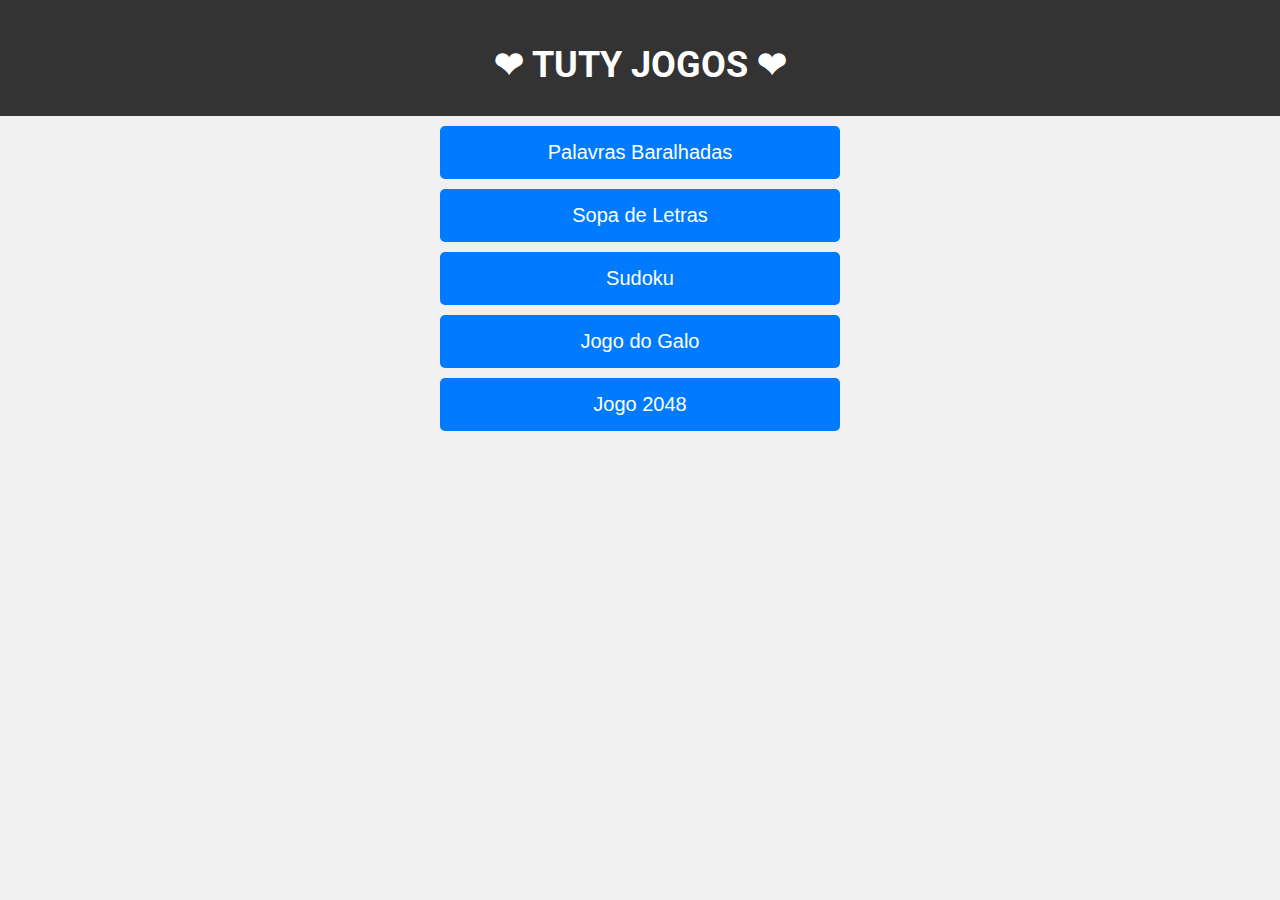
<file: index.html>
<!DOCTYPE html>
<html lang="pt">
<head>
    <meta charset="UTF-8">
    <meta name="viewport" content="width=device-width, initial-scale=1.0">
    <title>❤ TUTY JOGOS ❤</title>
    <link rel="stylesheet" href="styles.css">
    <link rel="preconnect" href="https://fonts.gstatic.com">
    <link href="https://fonts.googleapis.com/css2?family=Roboto:wght@400;700&display=swap" rel="stylesheet">
    <link rel="icon" type="image/jpg" href="../tuty.jpg">
</head>
<body>
    <div class="container">
        <div class="title-bar">
            <h1 class="titulo1">❤ TUTY JOGOS ❤</h1>
        </div>
        <div class="btn">
            <button onclick="startPalavrasBaralhadas()">Palavras Baralhadas</button>
        </div>
        <div class="btn">
            <button onclick="startSopaDeLetras()">Sopa de Letras</button>
        </div>
        <div class="btn">
            <button onclick="startSudoku()">Sudoku</button>
        </div>   
        <div class="btn">
            <button onclick="startjogodogalo()">Jogo do Galo</button>
        </div>    
        <div class="btn">
            <button onclick="start2048()">Jogo 2048</button>
        </div>    
    </div>
    <script src="script.js"></script>
</body>
</html>
</file>
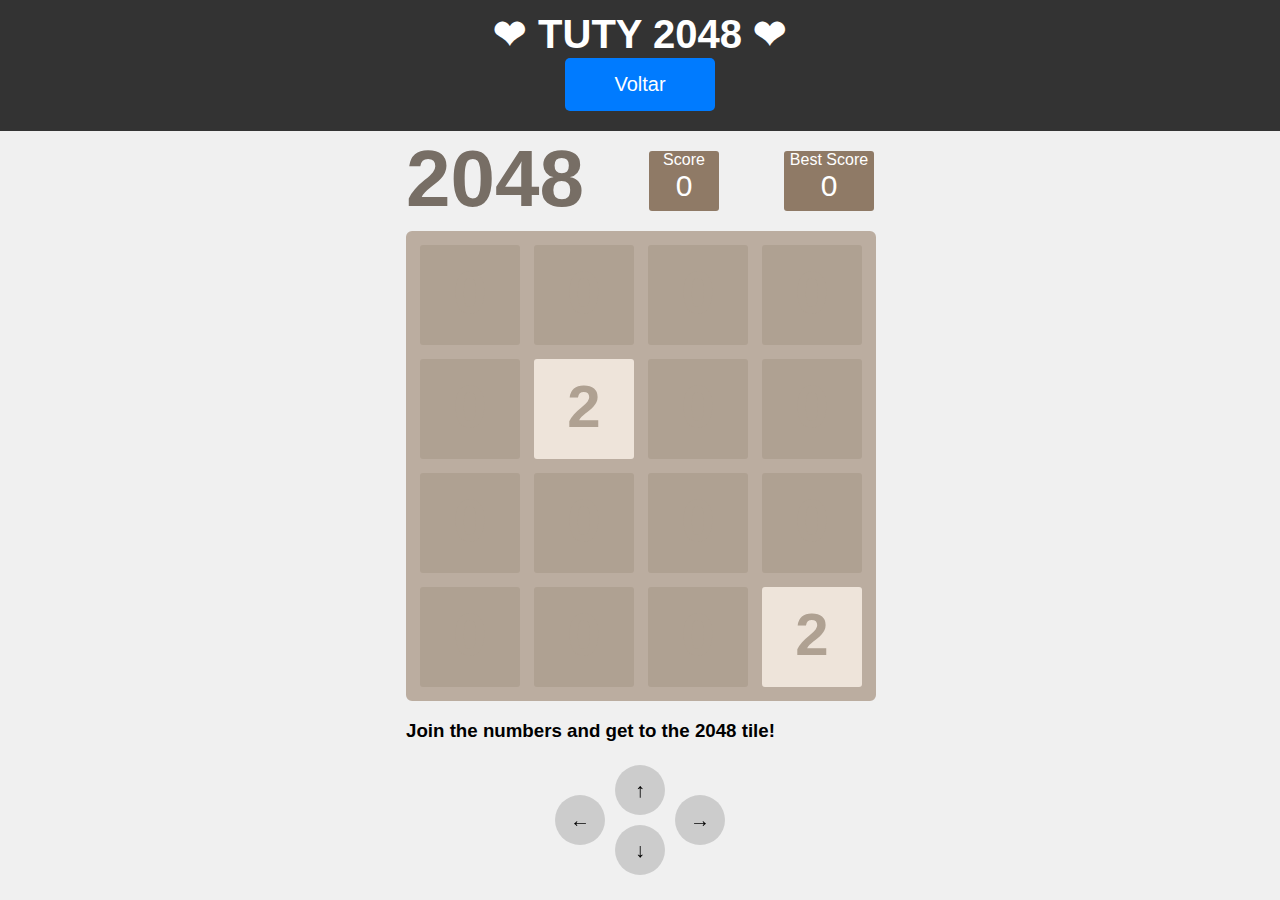
<file: 2048/index.html>
<!DOCTYPE html>
<html lang="en" dir="ltr">

<head>
    <meta charset="utf-8">
    <title>❤ TUTY 2048 ❤</title>
    <link rel="stylesheet" href="styles.css">
    <script src="script.js" charset="utf-8"></script>
    <link rel="icon" type="image/jpg" href="../tuty.jpg">
</head>

<body>
    <div class="title-bar">
        <h1 class="titulo1">❤ TUTY 2048 ❤</h1>
        <div class="btn">
            <button onclick="back()">Voltar</button>
        </div>
    </div>
    <div class="container">
        <div class="info">
            <h1>2048</h1>
            <div class="score-container">
                <div class="score-title">Score</div>
                <span id="score">0</span>
            </div>
            <div class="best-score-container">
                <div class="score-title">Best Score</div>
                <span id="bestscore">0</span>
            </div>
        </div>
        <div class="grid"></div>
        <h3 id="result">Join the numbers and get to the <b>2048</b> tile!</h3>
    </div>

    <div class="button-container">
        <div id="left">←</div>
        <div style="display: flex; flex-direction: column;">
            <div id="up">↑</div>
            <div id="down">↓</div>
        </div>
        <div id="right">→</div>
    </div>

</body>

</html>
</file>
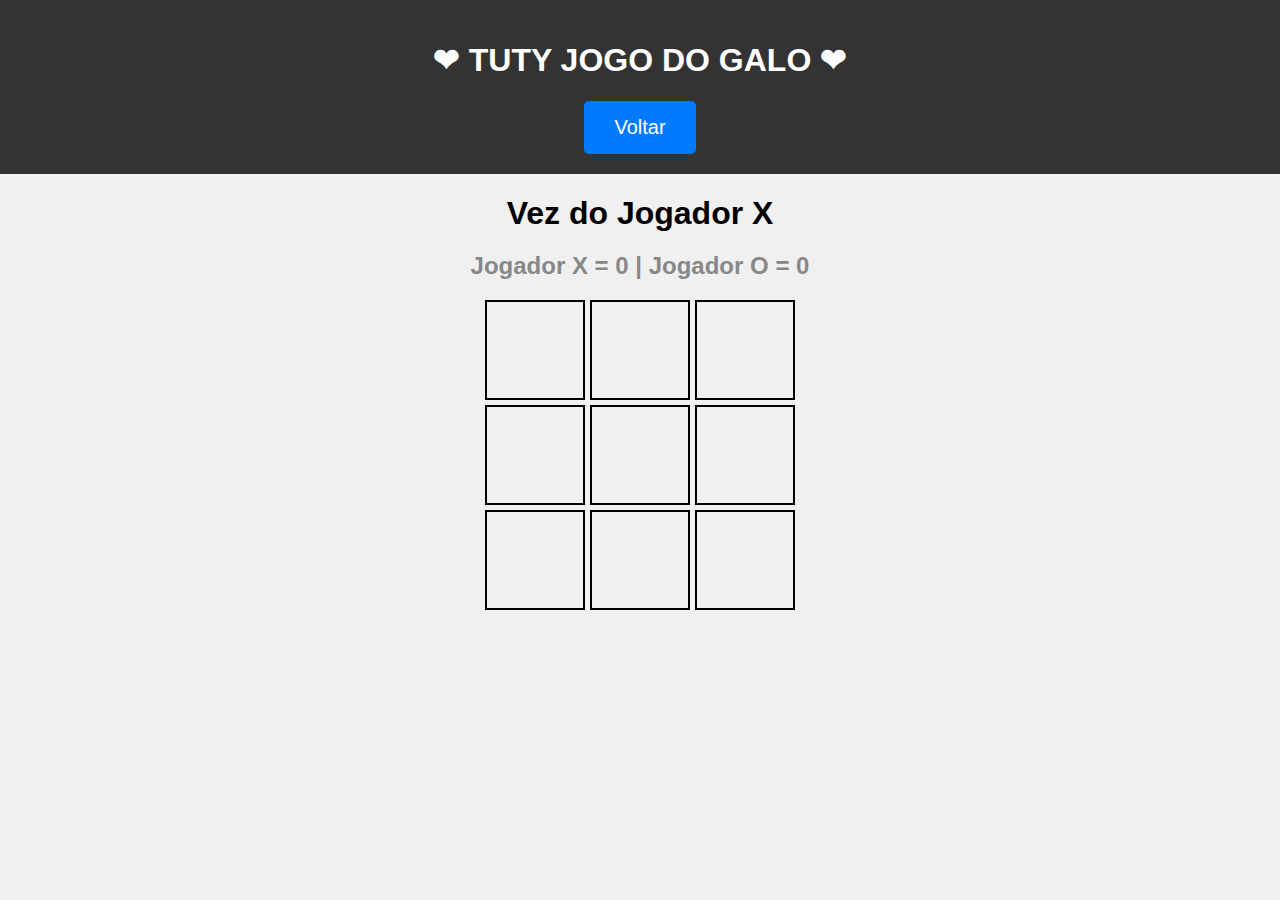
<file: jogodogalo/index.html>
<!DOCTYPE html>
<html lang="en">
<head>
    <meta charset="UTF-8">
    <meta name="viewport" content="width=device-width, initial-scale=1.0">
    <title>❤ Tuty Jogo do Galo ❤</title>
    <link rel="stylesheet" href="styles.css">
    <link rel="icon" type="image/jpg" href="../tuty.jpg">
</head>
<body>
    <div id="container">
        <div class="title-bar">
            <h1 class="titulo1">❤ TUTY JOGO DO GALO ❤</h1>
            <div class="btn">
                <button onclick="back()">Voltar</button>
            </div>
        </div>
        <h1 id="status" class="status">Vez do Jogador X</h1>
        <h2 id="score" class="scoreboard">Jogador X = 0 | Jogador O = 0</h2>
        <div id="board" class="board">
            <div class="cell" data-index="0"></div>
            <div class="cell" data-index="1"></div>
            <div class="cell" data-index="2"></div>
            <div class="cell" data-index="3"></div>
            <div class="cell" data-index="4"></div>
            <div class="cell" data-index="5"></div>
            <div class="cell" data-index="6"></div>
            <div class="cell" data-index="7"></div>
            <div class="cell" data-index="8"></div>
        </div>
    
    </div>
    <script src="script.js"></script>
</body>
</html>
</file>
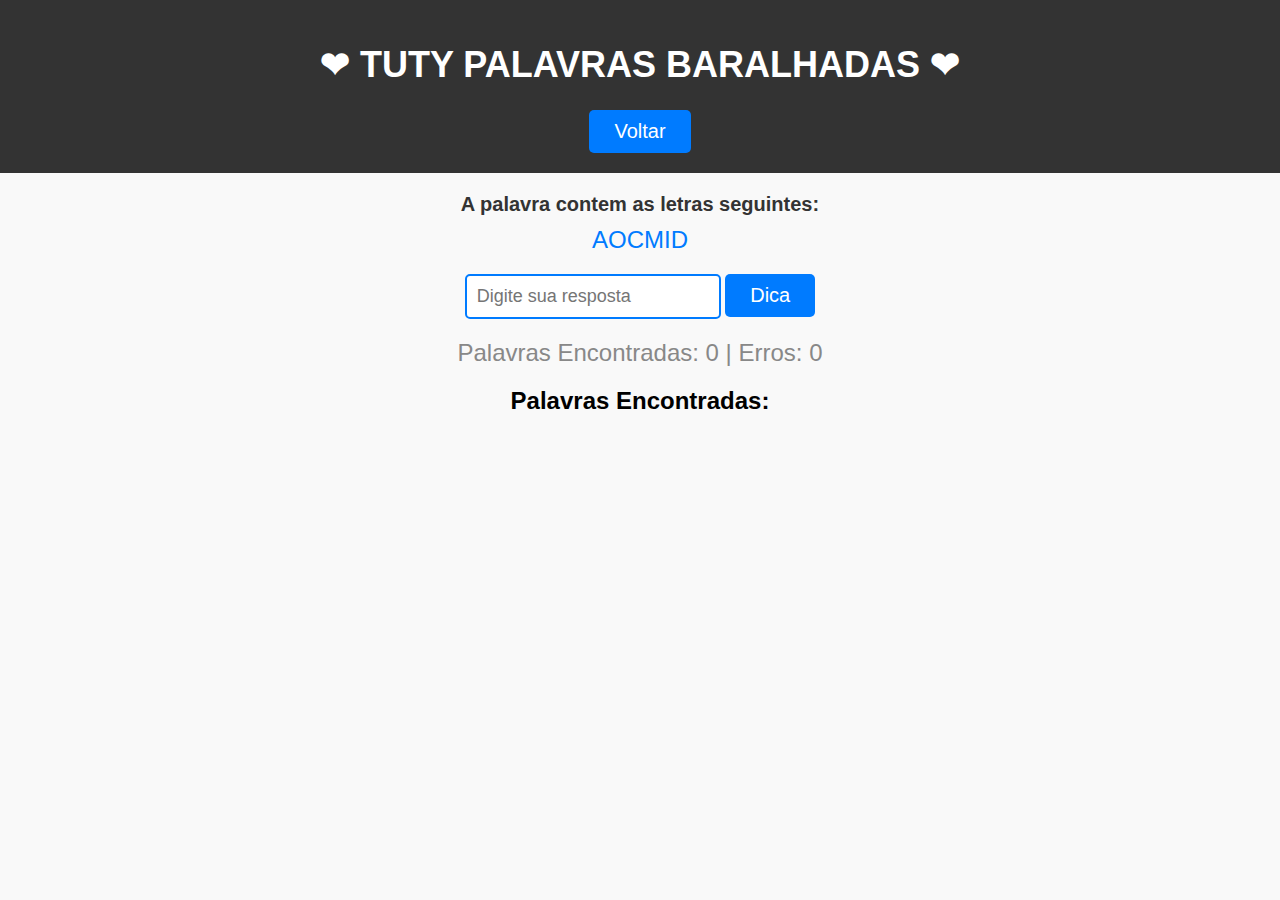
<file: palavrasbaralhadas/index.html>
<!DOCTYPE html>
<html lang="pt">

<head>
    <meta charset="UTF-8">
    <meta name="viewport" content="width=device-width, initial-scale=1.0">
    <title>❤ TUTY BARALHADAS ❤</title>
    <link rel="stylesheet" href="styles.css">
    <link rel="icon" type="image/jpg" href="../tuty.jpg">
</head>

<body>
    <div class="title-bar">
        <h1 class="titulo1">❤ TUTY PALAVRAS BARALHADAS ❤</h1>
        <div class="btn">
            <button onclick="back()">Voltar</button>
        </div>
    </div>
    <div class="body">
        <h1 class="text1">A palavra contem as letras seguintes:</h1>
        <div id="word"></div>
        <input type="text" id="guess" placeholder="Digite sua resposta">
        <button onclick="darDica()">Dica</button>
        <div id="score">Palavras Encontradas: 0 | Erros: 0</div>
        <div id="palavrasencontradas" class="palavrasencontradas">
            <h2>Palavras Encontradas:</h2>
            <ul id="found-words-list"></ul>
        </div> 
    </div>   
    <script src="script.js"></script>
</body>

</html>
</file>
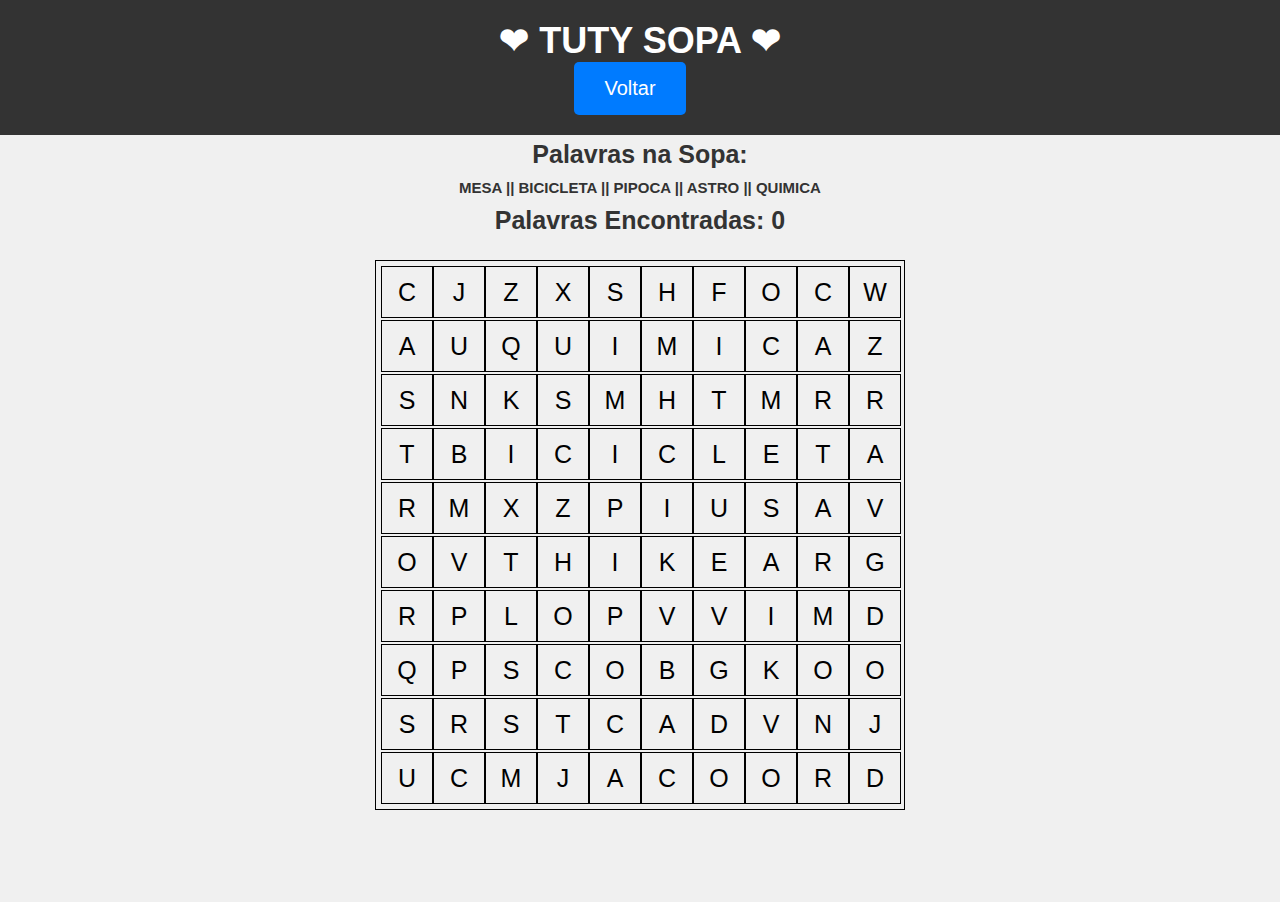
<file: sopadeletras/index.html>
<!DOCTYPE html>
<html lang="pt-br">

<head>
    <meta charset="UTF-8">
    <meta name="viewport" content="width=device-width, initial-scale=1.0">
    <title>❤ TUTY SOPA ❤</title>
    <link rel="stylesheet" href="styles.css">
    <link rel="icon" type="image/jpg" href="../tuty.jpg">
</head>

<body class="body">
    <div class="title-bar">
        <h1 class="titulo1">❤ TUTY SOPA ❤</h1>
        <div class="btn">
            <button onclick="back()">Voltar</button>
        </div>
    </div>
    <h1 class="text1" id="palavrasnasopa">Palavras na Sopa:</h1>
    <h1 class="text2" id="palavrasnasopa1"></h1>
    <h1 class="text3" id="palavrasencontradas">Palavras Encontradas: 0</h1>
    <div id="sopa-de-letras"></div>
    <ul id="lista-palavras"></ul>
    <script src="script.js"></script>
</body>

</html>
</file>
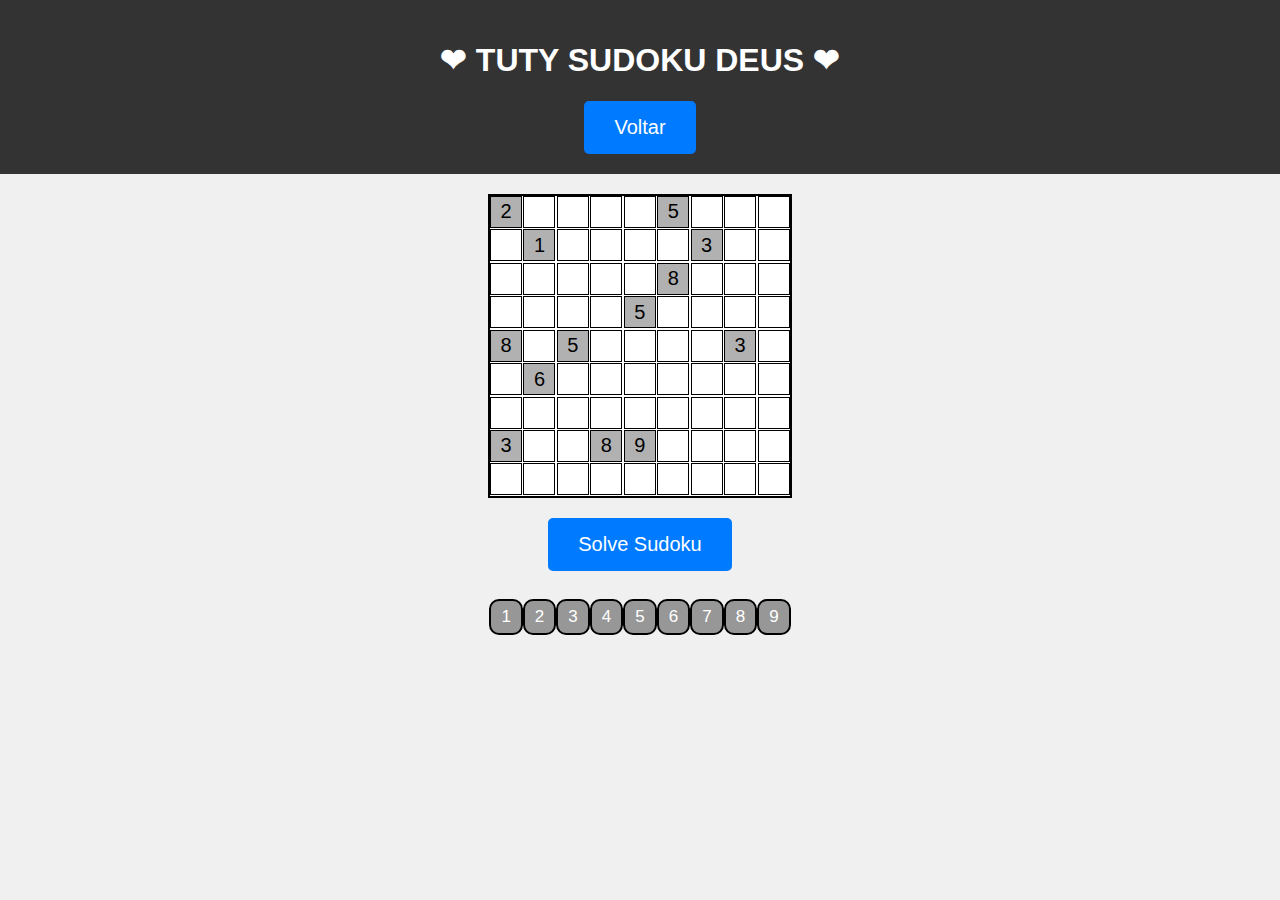
<file: sudoku/difficulties/deus/index.html>
<!DOCTYPE html>
<html lang="en">
<head>
    <meta charset="UTF-8">
    <meta name="viewport" content="width=device-width, initial-scale=1.0">
    <title>❤ TUTY SUDOKU DEUS ❤</title>
    <link rel="stylesheet" href="styles.css">
    <link rel="icon" type="image/jpg" href="../tuty.jpg">
    <style>
        #solve-button {
            display: block;
            margin: 0 auto;
            margin-top: 20px; /* Adjust the margin-top as needed */
        }
    </style>
</head>
<body>
    <div id="container">
        <div class="title-bar">
            <h1 class="titulo1">❤ TUTY SUDOKU DEUS ❤</h1>
            <div class="btn">
                <button onclick="back()">Voltar</button>
            </div>
        </div>
        <div id="sudoku-board" class="sudoku-board"></div>
        <div id="number-selector" class="number-selector">
            <button class="number-button" data-number="1">1</button>
            <button class="number-button" data-number="2">2</button>
            <button class="number-button" data-number="3">3</button>
            <button class="number-button" data-number="4">4</button>
            <button class="number-button" data-number="5">5</button>
            <button class="number-button" data-number="6">6</button>
            <button class="number-button" data-number="7">7</button>
            <button class="number-button" data-number="8">8</button>
            <button class="number-button" data-number="9">9</button>
        </div>
        <button id="solve-button">Solve Sudoku</button>

    </div>
    <script src="script.js"></script>
    <script>
        window.onload = function() {
            generateSudoku();
        };
    </script>
</body>
</html>
</file>
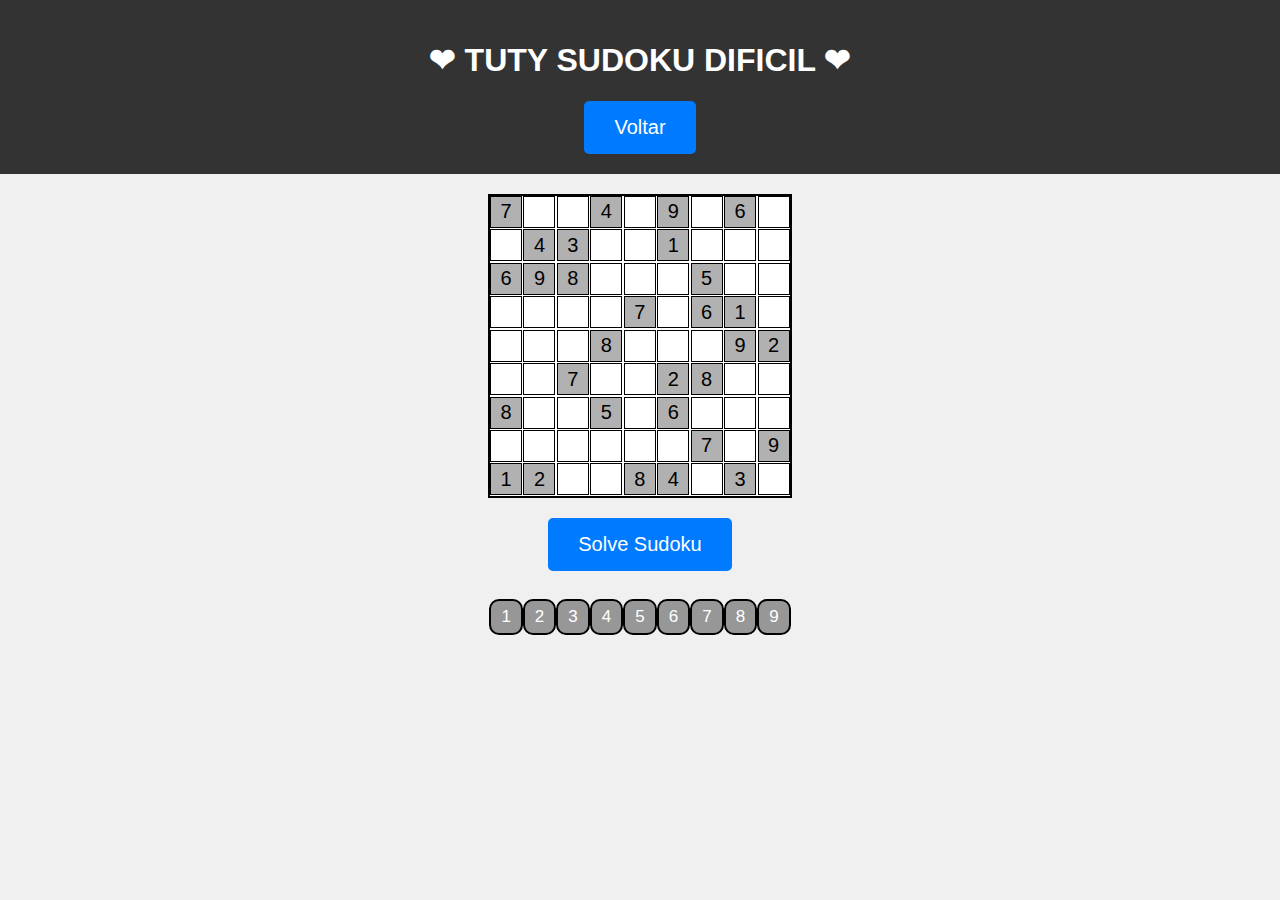
<file: sudoku/difficulties/dificil/index.html>
<!DOCTYPE html>
<html lang="en">
<head>
    <meta charset="UTF-8">
    <meta name="viewport" content="width=device-width, initial-scale=1.0">
    <title>❤ TUTY SUDOKU DIFICIL ❤</title>
    <link rel="stylesheet" href="styles.css">
    <link rel="icon" type="image/jpg" href="../tuty.jpg">
    <style>
        #solve-button {
            display: block;
            margin: 0 auto;
            margin-top: 20px; /* Adjust the margin-top as needed */
        }
    </style>
</head>
<body>
    <div id="container">
        <div class="title-bar">
            <h1 class="titulo1">❤ TUTY SUDOKU DIFICIL ❤</h1>
            <div class="btn">
                <button onclick="back()">Voltar</button>
            </div>
        </div>
        <div id="sudoku-board" class="sudoku-board"></div>
        <div id="number-selector" class="number-selector">
            <button class="number-button" data-number="1">1</button>
            <button class="number-button" data-number="2">2</button>
            <button class="number-button" data-number="3">3</button>
            <button class="number-button" data-number="4">4</button>
            <button class="number-button" data-number="5">5</button>
            <button class="number-button" data-number="6">6</button>
            <button class="number-button" data-number="7">7</button>
            <button class="number-button" data-number="8">8</button>
            <button class="number-button" data-number="9">9</button>
        </div>
        <button id="solve-button">Solve Sudoku</button>

    </div>
    <script src="script.js"></script>
    <script>
        window.onload = function() {
            generateSudoku();
        };
    </script>
</body>
</html>
</file>
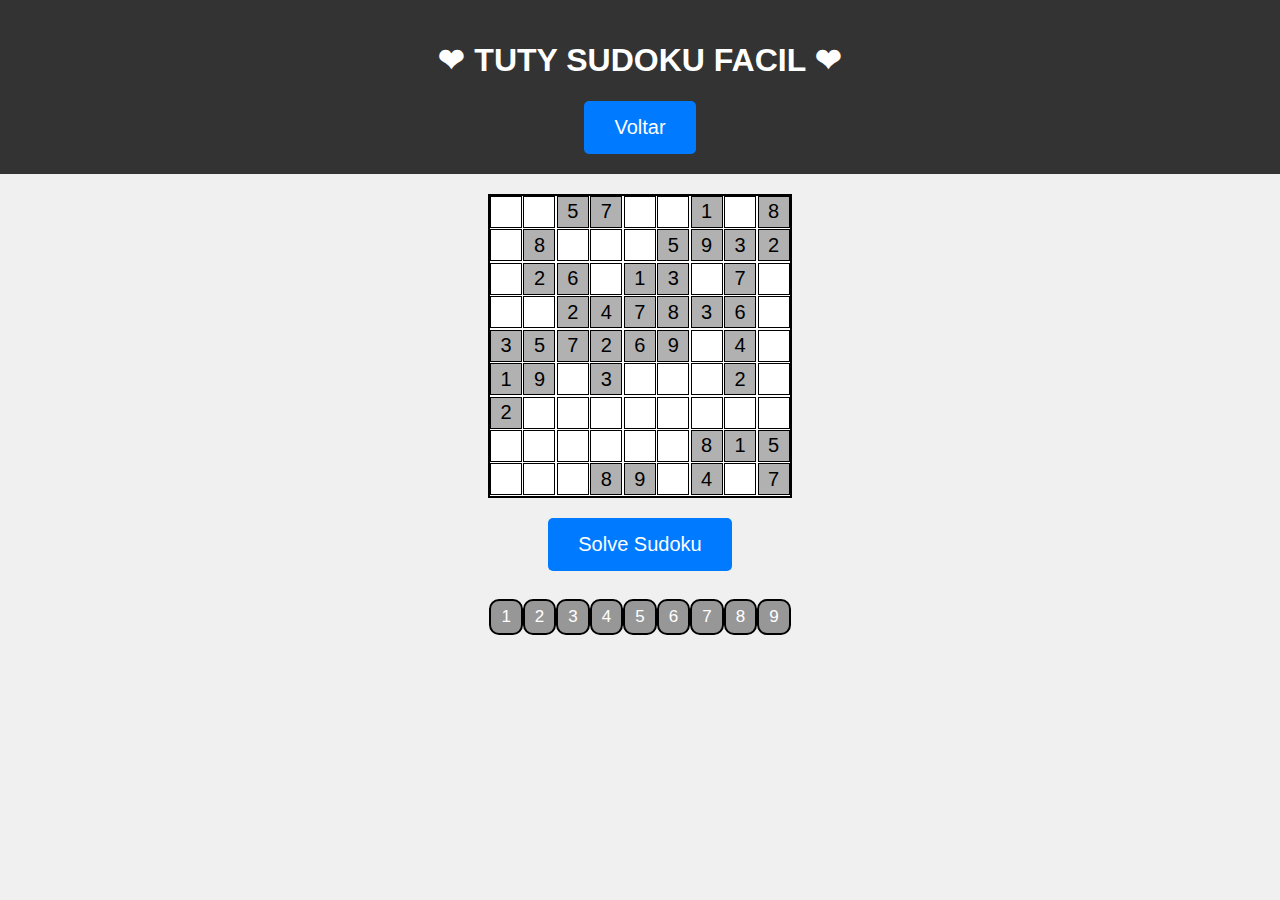
<file: sudoku/difficulties/facil/index.html>
<!DOCTYPE html>
<html lang="en">
<head>
    <meta charset="UTF-8">
    <meta name="viewport" content="width=device-width, initial-scale=1.0">
    <title>❤ TUTY SUDOKU FACIL ❤</title>
    <link rel="stylesheet" href="styles.css">
    <link rel="icon" type="image/jpg" href="../tuty.jpg">
    <style>
        #solve-button {
            display: block;
            margin: 0 auto;
            margin-top: 20px; /* Adjust the margin-top as needed */
        }
    </style>
</head>
<body>
    <div id="container">
        <div class="title-bar">
            <h1 class="titulo1">❤ TUTY SUDOKU FACIL ❤</h1>
            <div class="btn">
                <button onclick="back()">Voltar</button>
            </div>
        </div>
        <div id="sudoku-board" class="sudoku-board"></div>
        <div id="number-selector" class="number-selector">
            <button class="number-button" data-number="1">1</button>
            <button class="number-button" data-number="2">2</button>
            <button class="number-button" data-number="3">3</button>
            <button class="number-button" data-number="4">4</button>
            <button class="number-button" data-number="5">5</button>
            <button class="number-button" data-number="6">6</button>
            <button class="number-button" data-number="7">7</button>
            <button class="number-button" data-number="8">8</button>
            <button class="number-button" data-number="9">9</button>
        </div>
        <button id="solve-button">Solve Sudoku</button>

    </div>
    <script src="script.js"></script>
    <script>
        window.onload = function() {
            generateSudoku();
        };
    </script>
</body>
</html>
</file>
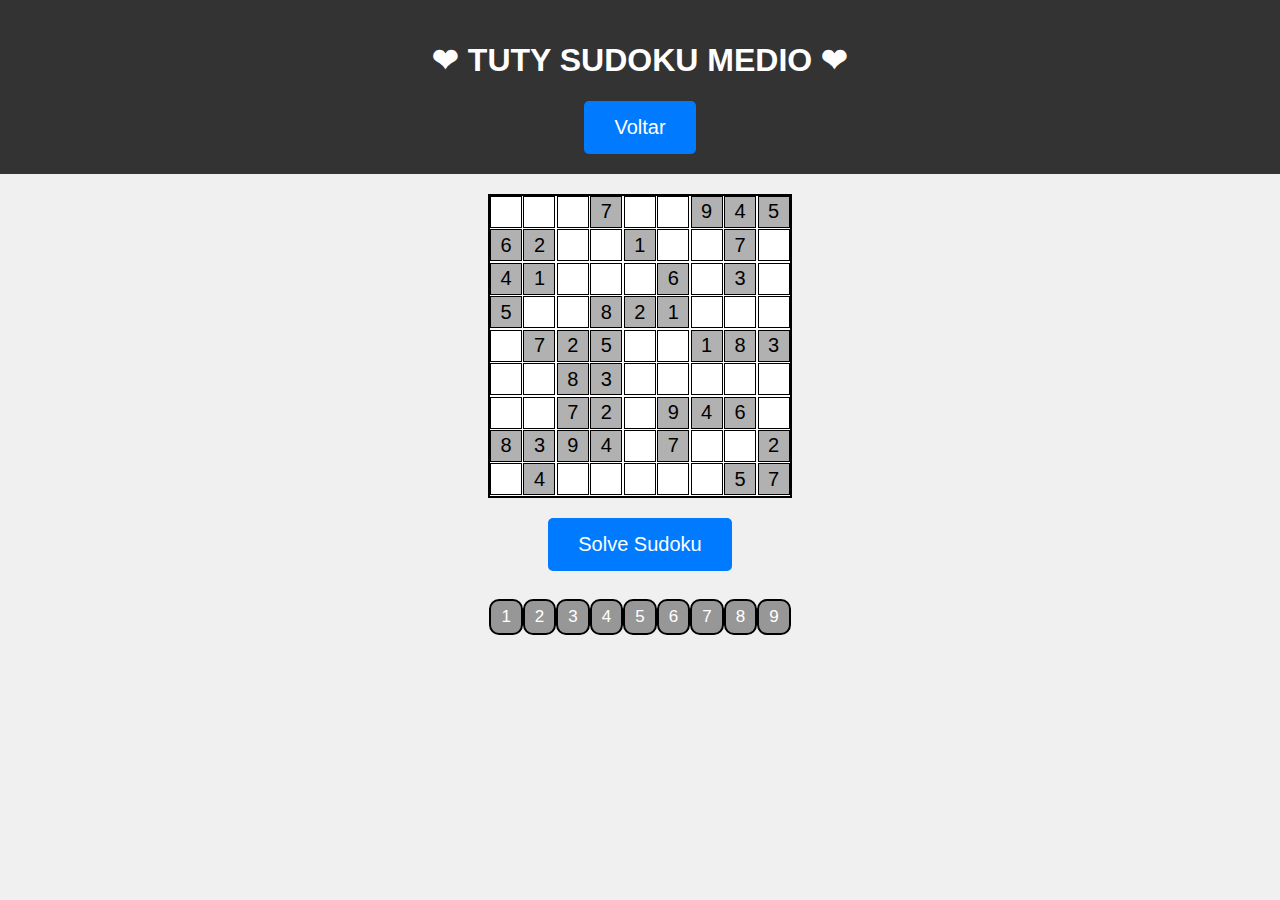
<file: sudoku/difficulties/medio/index.html>
<!DOCTYPE html>
<html lang="en">
<head>
    <meta charset="UTF-8">
    <meta name="viewport" content="width=device-width, initial-scale=1.0">
    <title>❤ TUTY SUDOKU MEDIO ❤</title>
    <link rel="stylesheet" href="styles.css">
    <link rel="icon" type="image/jpg" href="../tuty.jpg">
    <style>
        #solve-button {
            display: block;
            margin: 0 auto;
            margin-top: 20px; /* Adjust the margin-top as needed */
        }
    </style>
</head>
<body>
    <div id="container">
        <div class="title-bar">
            <h1 class="titulo1">❤ TUTY SUDOKU MEDIO ❤</h1>
            <div class="btn">
                <button onclick="back()">Voltar</button>
            </div>
        </div>
        <div id="sudoku-board" class="sudoku-board"></div>
        <div id="number-selector" class="number-selector">
            <button class="number-button" data-number="1">1</button>
            <button class="number-button" data-number="2">2</button>
            <button class="number-button" data-number="3">3</button>
            <button class="number-button" data-number="4">4</button>
            <button class="number-button" data-number="5">5</button>
            <button class="number-button" data-number="6">6</button>
            <button class="number-button" data-number="7">7</button>
            <button class="number-button" data-number="8">8</button>
            <button class="number-button" data-number="9">9</button>
        </div>
        <button id="solve-button">Solve Sudoku</button>

    </div>
    <script src="script.js"></script>
    <script>
        window.onload = function() {
            generateSudoku();
        };
    </script>
</body>
</html>
</file>
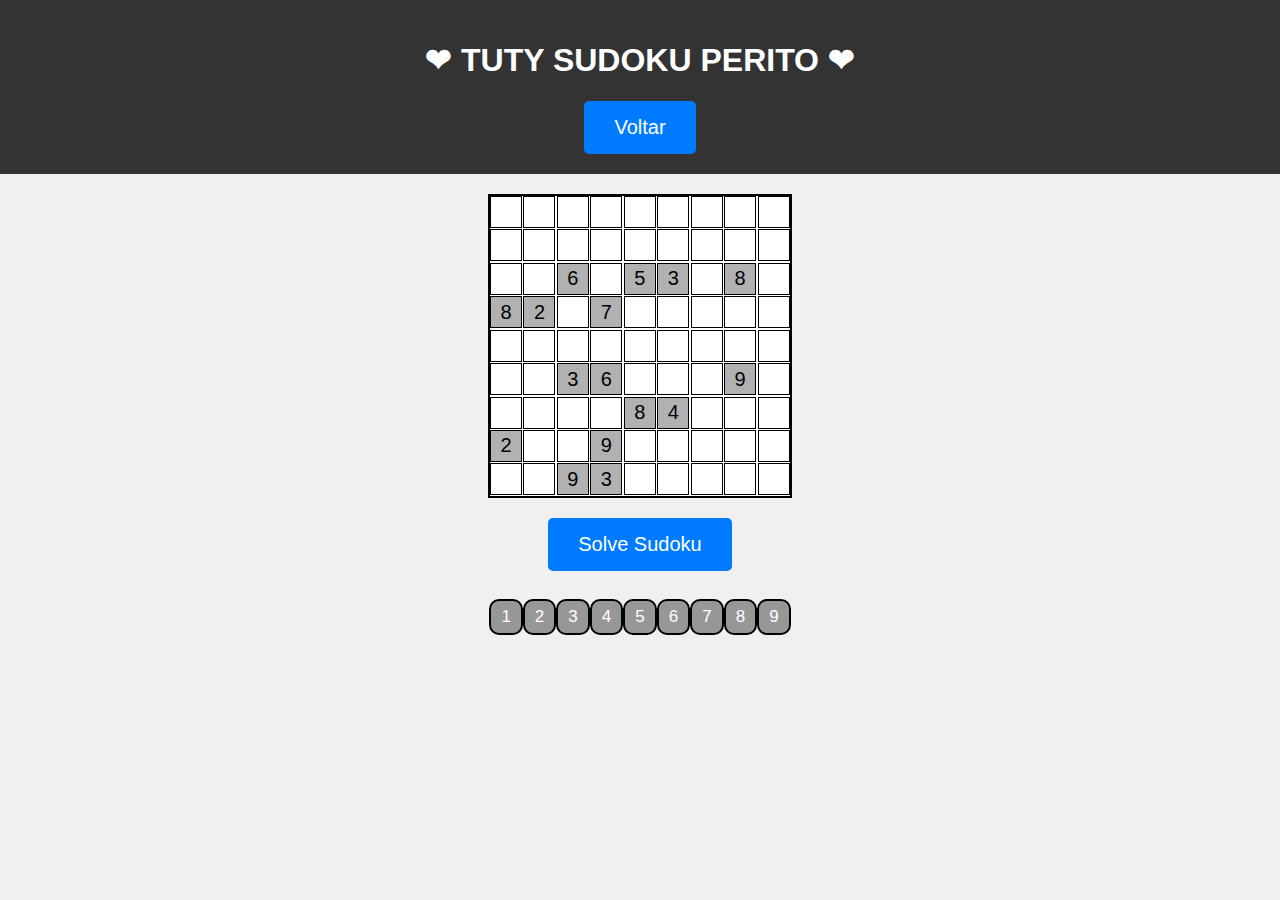
<file: sudoku/difficulties/perito/index.html>
<!DOCTYPE html>
<html lang="en">
<head>
    <meta charset="UTF-8">
    <meta name="viewport" content="width=device-width, initial-scale=1.0">
    <title>❤ TUTY SUDOKU PERITO ❤</title>
    <link rel="stylesheet" href="styles.css">
    <link rel="icon" type="image/jpg" href="../tuty.jpg">
    <style>
        #solve-button {
            display: block;
            margin: 0 auto;
            margin-top: 20px; /* Adjust the margin-top as needed */
        }
    </style>
</head>
<body>
    <div id="container">
        <div class="title-bar">
            <h1 class="titulo1">❤ TUTY SUDOKU PERITO ❤</h1>
            <div class="btn">
                <button onclick="back()">Voltar</button>
            </div>
        </div>
        <div id="sudoku-board" class="sudoku-board"></div>
        <div id="number-selector" class="number-selector">
            <button class="number-button" data-number="1">1</button>
            <button class="number-button" data-number="2">2</button>
            <button class="number-button" data-number="3">3</button>
            <button class="number-button" data-number="4">4</button>
            <button class="number-button" data-number="5">5</button>
            <button class="number-button" data-number="6">6</button>
            <button class="number-button" data-number="7">7</button>
            <button class="number-button" data-number="8">8</button>
            <button class="number-button" data-number="9">9</button>
        </div>
        <button id="solve-button">Solve Sudoku</button>

    </div>
    <script src="script.js"></script>
    <script>
        window.onload = function() {
            generateSudoku();
        };
    </script>
</body>
</html>
</file>
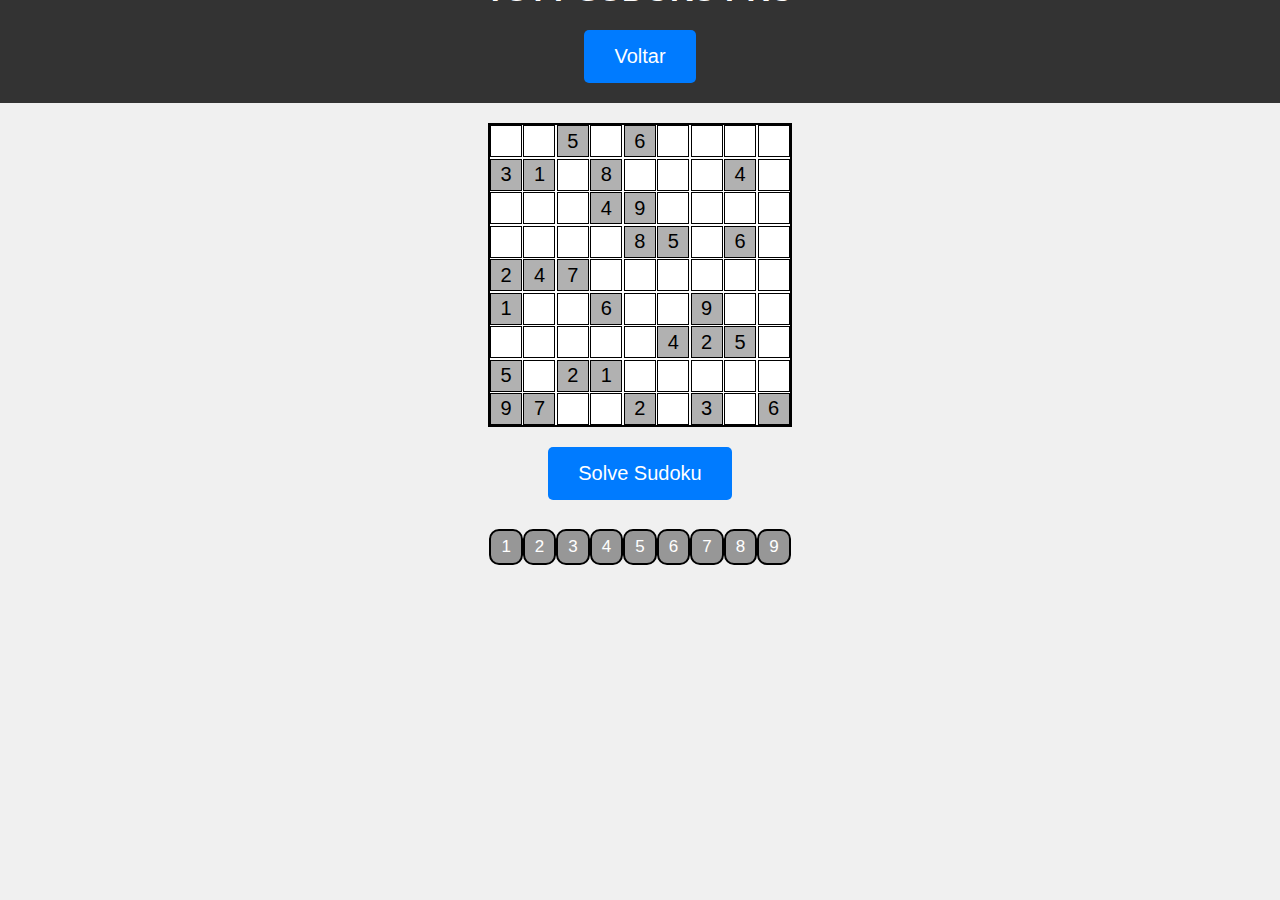
<file: sudoku/difficulties/professional/index.html>
<!DOCTYPE html>
<html lang="en">
<head>
    <meta charset="UTF-8">
    <meta name="viewport" content="width=device-width, initial-scale=1.0">
    <title>❤ TUTY SUDOKU PRO ❤</title>
    <link rel="stylesheet" href="styles.css">
    <link rel="icon" type="image/jpg" href="../tuty.jpg">
    <style>
        #solve-button {
            display: block;
            margin: 0 auto;
            margin-top: 20px; /* Adjust the margin-top as needed */
        }
    </style>
</head>
</head>
<body>
    <div id="container">
        <div class="title-bar">
            <h1 class="titulo1">❤ TUTY SUDOKU PRO ❤</h1>
            <div class="btn">
                <button onclick="back()">Voltar</button>
            </div>
        </div>
        <div id="sudoku-board" class="sudoku-board"></div>
        <div id="number-selector" class="number-selector">
            <button class="number-button" data-number="1">1</button>
            <button class="number-button" data-number="2">2</button>
            <button class="number-button" data-number="3">3</button>
            <button class="number-button" data-number="4">4</button>
            <button class="number-button" data-number="5">5</button>
            <button class="number-button" data-number="6">6</button>
            <button class="number-button" data-number="7">7</button>
            <button class="number-button" data-number="8">8</button>
            <button class="number-button" data-number="9">9</button>
        </div>
        <button id="solve-button">Solve Sudoku</button>

    </div>
    <script src="script.js"></script>
    <script>
        window.onload = function() {
            generateSudoku();
        };
    </script>
</body>
</html>
</file>
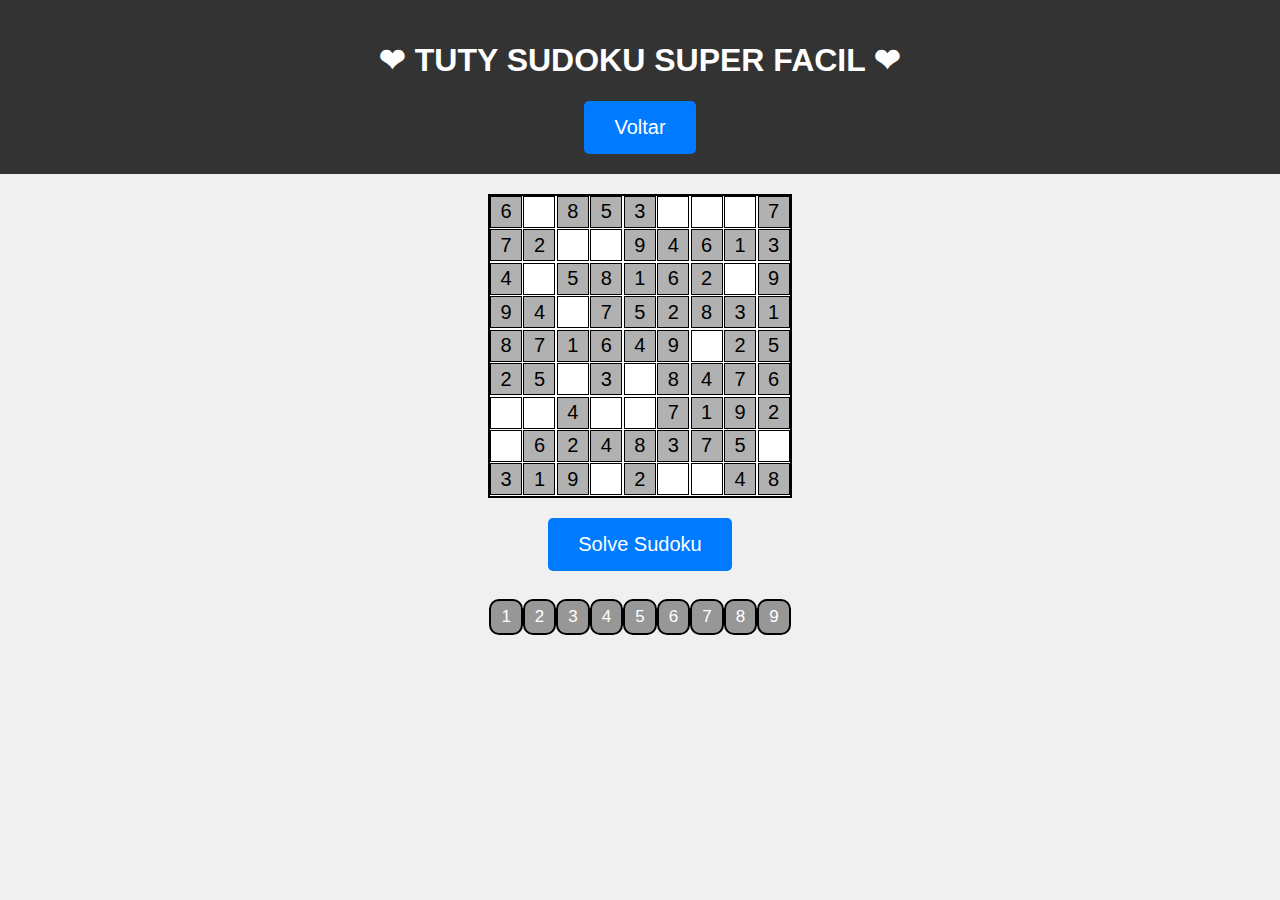
<file: sudoku/difficulties/superfacil/index.html>
<!DOCTYPE html>
<html lang="en">
<head>
    <meta charset="UTF-8">
    <meta name="viewport" content="width=device-width, initial-scale=1.0">
    <title>❤ TUTY SUDOKU S. FACIL ❤</title>
    <link rel="stylesheet" href="styles.css">
    <link rel="icon" type="image/jpg" href="../tuty.jpg">
    <style>
        #solve-button {
            display: block;
            margin: 0 auto;
            margin-top: 20px; /* Adjust the margin-top as needed */
        }
    </style>
</head>
<body>
    <div id="container">
        <div class="title-bar">
            <h1 class="titulo1">❤ TUTY SUDOKU SUPER FACIL ❤</h1>
            <div class="btn">
                <button onclick="back()">Voltar</button>
            </div>
        </div>
        <div id="sudoku-board" class="sudoku-board"></div>
        <div id="number-selector" class="number-selector">
            <button class="number-button" data-number="1">1</button>
            <button class="number-button" data-number="2">2</button>
            <button class="number-button" data-number="3">3</button>
            <button class="number-button" data-number="4">4</button>
            <button class="number-button" data-number="5">5</button>
            <button class="number-button" data-number="6">6</button>
            <button class="number-button" data-number="7">7</button>
            <button class="number-button" data-number="8">8</button>
            <button class="number-button" data-number="9">9</button>
        </div>
        <button id="solve-button">Solve Sudoku</button>
    </div>
    <script src="script.js"></script>
    <script>
        window.onload = function() {
            generateSudoku();
        };
    </script>
</body>
</html>
</file>
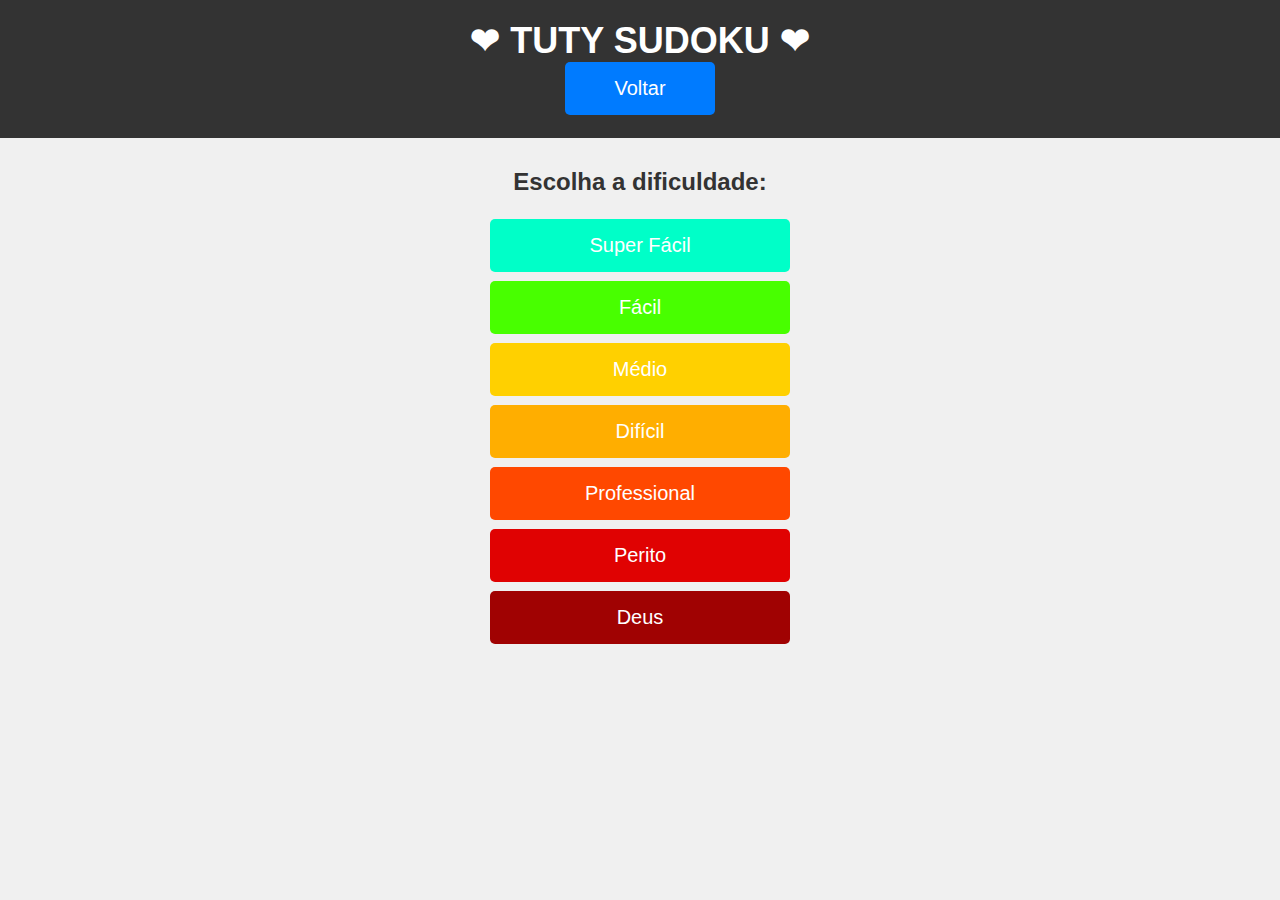
<file: sudoku/selector/difficulty.html>
<!DOCTYPE html>
<html lang="en">

<head>
    <meta charset="UTF-8">
    <meta name="viewport" content="width=device-width, initial-scale=1.0">
    <link rel="stylesheet" href="styles.css">
    <link rel="icon" type="image/jpg" href="../../tuty.jpg">
    <title>❤ TUTY SUDOKU ❤</title>
</head>

<body>
    <div class="title-bar">
        <h1 class="titulo1">❤ TUTY SUDOKU ❤</h1>
        <div class="btn1">
            <button class="back-btn" onclick="back()">Voltar</button>
        </div>
    </div>
    <div class="container">
        <h3>Escolha a dificuldade:</h3>
        <div class="btn-container">
            <div class="btn">
                <button onclick="startsuperfacil()" style="background-color: #00ffc8;">Super Fácil</button>
            </div>
            <div class="btn">
                <button onclick="startfacil()" style="background-color: #48ff00;">Fácil</button>
            </div>
            <div class="btn">
                <button onclick="startmedio()" style="background-color: #ffd000;">Médio</button>
            </div>
            <div class="btn">
                <button onclick="startdificil()" style="background-color: #ffae00;">Difícil</button>
            </div>
            <div class="btn">
                <button onclick="startprofessional()" style="background-color: #ff4800;">Professional</button>
            </div>
            <div class="btn">
                <button onclick="startperito()" style="background-color: #e00202;">Perito</button>
            </div>
            <div class="btn">
                <button onclick="startdeus()" style="background-color: #a00202;">Deus</button>
            </div>
            <script src="script.js"></script>
        </div>
    </div>
</body>

</html>
</file>
<file: styles.css>
body {
    font-family: 'Roboto', sans-serif;
    background-color: #f0f0f0;
    margin: 0;
    padding: 0;
    display: flex;
    justify-content: center;
    align-items: center;
}

.container {
    text-align: center;
    width: 100%;
    padding: 0 0%;
}

.titulo1 {
    color: #ffffff;
    font-size: 36px;
    font-weight: bold;
    margin-bottom: 10px;
}

.btn {
    margin-bottom: 10px;
}

.title-bar {
    background-color: #333;
    color: #fff;
    text-align: center;
    padding: 20px 0;
    width: 100%;
    margin-bottom: 10px;
}

button {
    padding: 15px 0;
    width: 400px;
    font-size: 20px;
    background-color: #007bff;
    color: white;
    border: none;
    border-radius: 5px;
    cursor: pointer;
    transition: background-color 0.3s ease;
}

button:hover {
    background-color: #0056b3;
}
</file>
<file: 2048/styles.css>
body {
    font-family: Arial, sans-serif;
    background-color: #f0f0f0;
    display: flex;
    flex-direction: column;
    align-items: center;
    justify-content: center;
    margin: 0;
  }

  .titulo1 {
    font-size: 40px;
    color: #FFFFFF;
  }

  button {
    margin-top: 10px;
    padding: 15px 0;
    width: 150px;
    font-size: 20px;
    background-color: #007bff;
    color: white;
    border: none;
    border-radius: 5px;
    cursor: pointer;
    transition: background-color 0.3s ease;
}

button:hover {
    background-color: #0056b3;
}

  h1 {
    font-size: 80px;
    line-height: 0.7;
    color: #776E65;
    margin: 0px;
  }

  .container {
    width: 468px;
    margin: 0;
  }
  
  .info {
    display: flex;
    justify-content: space-between;
    margin-bottom: 20px;
  }
  
  .grid{
    display: flex;
    flex-wrap: wrap;
    width: 456px;
    height: 456px;
    background-color: #BBADA0;
    border: 7px solid #BBADA0;
    border-radius: 6px;
  }

  .button-container {
    display: flex;
    justify-content: center;
    align-items: center;
    position: fixed;
    bottom: 20px;
    left: 50%;
    transform: translateX(-50%);
    z-index: 9999;
  }
  
  .grid div {
    width: 100px;
    height: 100px;
    margin: 7px;
    border-radius: 3px;
    background-color: #EEE4DA;
    color: #afa192;
    font-weight: bold;
    text-align: center;
    font-size: 60px;
    line-height: 1.6;
  }
  
  .score-container {
    text-align: center;
    width: 70px;
    height: 60px;
    border-radius: 3px;
    background-color: #8f7a66;
    color: #FFFFFF;
  }

  .best-score-container {
    text-align: center;
    width: 90px;
    height: 60px;
    border-radius: 3px;
    background-color: #8f7a66;
    color: #FFFFFF;
  }
  
  #score {
    font-size: 30px;
  }

  #bestscore {
    font-size: 30px;
  }
  
  .score-title {
    font-size: 16px;
  }

#up, #left, #down, #right {
    width: 50px;
    height: 50px;
    border-radius: 50%;
    background-color: #ccc;
    margin: 5px;
    display: flex;
    justify-content: center;
    align-items: center;
    font-size: 20px;
    cursor: pointer;
}

.title-bar {
    background-color: #333;
    color: #fff;
    text-align: center;
    padding: 20px 0;
    width: 100%;
    margin: 0 auto 20px;
}
</file>
<file: jogodogalo/styles.css>
body {
    font-family: Arial, sans-serif;
    background-color: #f0f0f0;
    display: block;
    justify-content: center;
    align-items: center;
    margin: 0;
}

#container {
    text-align: center;
}

.board {
    display: grid;
    justify-content: center;
    grid-template-columns: repeat(3, 100px);
    grid-template-rows: repeat(3, 100px);
    gap: 5px;
    margin: 0 auto; /* Add this line to center the board horizontally */
    margin-bottom: 20px;
}

.scoreboard {
    margin-top: 20px;
    font-size: 24px;
    color: #888;
}


.cell {
    display: flex;
    justify-content: center;
    align-items: center;
    border: 2px solid #000;
    font-size: 40px;
    cursor: pointer;
}

.status {
    margin-bottom: 20px;
}

.reset-btn {
    padding: 10px 20px;
    font-size: 16px;
    background-color: #007bff;
    color: #fff;
    border: none;
    border-radius: 5px;
    cursor: pointer;
}

.reset-btn:hover {
    background-color: #0056b3;
}

.winner {
    background-color: lightgreen;
}

.draw {
    background-color: lightyellow;
}

.title-bar {
    background-color: #333;
    color: #fff;
    text-align: center;
    padding: 20px 0;
    width: 100%;
    margin-bottom: 20px;
}

button {
    padding: 15px 30px;
    font-size: 20px;
    background-color: #007bff;
    color: #fff;
    border: none;
    border-radius: 5px;
    cursor: pointer;
    transition: background-color 0.3s ease;
}

button:hover {
    background-color: #0056b3;
}
</file>
<file: palavrasbaralhadas/styles.css>
body {
    font-family: 'Arial Rounded MT Bold', Arial, sans-serif;
    background-color: #f9f9f9;
    margin: 0;
    padding: 0;
}

.body {
    text-align: center;
    margin: 20px auto; /* Center the container and add some margin */
    max-width: 600px; /* Set maximum width for better readability */
    padding: 0 20px; /* Add some padding */
}

.titulo1 {
    color: #ffffff;
    font-size: 36px;
    font-weight: bold;
}

.title-bar {
    background-color: #333;
    color: #fff;
    text-align: center;
    padding: 20px 0;
    width: 100%;
}

.text1 {
    color: #333;
    font-size: 20px;
    margin-bottom: 10px;
}

#word {
    font-size: 24px;
    margin-bottom: 10px;
    color: #007bff;
    text-transform: uppercase;
}

input[type="text"] {
    margin-top: 10px;
    padding: 10px;
    font-size: 18px;
    border: 2px solid #007bff;
    border-radius: 5px;
}

#result {
    margin-top: 20px;
    font-size: 24px;
}

#score {
    margin-top: 20px;
    font-size: 24px;
    color: #888;
}

button {
    padding: 10px 25px;
    font-size: 20px;
    background-color: #007bff;
    color: white;
    border: none;
    border-radius: 5px;
    cursor: pointer;
    transition: background-color 0.3s ease;
}

button:hover {
    background-color: #0056b3;
}
</file>
<file: sopadeletras/styles.css>
.body {
    font-family: 'Segoe UI', Tahoma, Geneva, Verdana, sans-serif;
    background-color: #f0f0f0;
    margin: 0;
    padding: 0;
    display: flex;
    flex-direction: column;
    align-items: center;
    justify-content: center;
    min-height: 0vh;
}

.title-bar {
    background-color: #333;
    color: #fff;
    text-align: center;
    padding: 20px 0;
    width: 100%;
}

.titulo1 {
    color: #fff;
    font-size: 36px;
    font-weight: bold;
    margin: 0;
}

.btn {
    margin-right: 20px;
}

button {
    padding: 15px 30px;
    font-size: 20px;
    background-color: #007bff;
    color: #fff;
    border: none;
    border-radius: 5px;
    cursor: pointer;
    transition: background-color 0.3s ease;
}

button:hover {
    background-color: #0056b3;
}

#sopa-de-letras {
    display: grid;
    grid-template-columns: repeat(10, 50px);
    /* Define o número de colunas aqui */
    gap: 2px;
    margin: 20px auto;
    border: 1px solid #000;
    padding: 5px;
}

.celula {
    width: 50px;
    height: 50px;
    border: 1px solid #000;
    text-align: center;
    font-size: 25px;
    line-height: 50px;
    cursor: pointer;
}

.selecionada {
    background-color: lightblue;
}

#lista-palavras {
    text-align: center;
    margin: 20px auto;
    list-style-type: none;
    text-align: left;
    padding: 0;
}

#lista-palavras li {
    margin: 10px;
}

.text1, .text3 {
    color: #333;
    font-size: 25px;
    margin: 5px 0;
}

.text2 {
    color: #333;
    font-size: 15px;
    margin: 5px 0;
}
</file>
<file: sudoku/difficulties/deus/styles.css>
body {
    display: flex;
    justify-content: center;
    align-items: center;
    background-color: #f0f0f0;
    font-family: Arial, sans-serif;
    margin: 0;
}

#container {
    position: relative;
    margin-bottom: 20px;
    width: 100%;
    box-sizing: border-box;
}

.sudoku-board {
    position: relative;
    display: grid;
    grid-template-columns: repeat(9, minmax(0, 1fr));
    grid-template-rows: repeat(9, minmax(0, 1fr));
    gap: 1px;
    border: 2px solid #000;
    width: 100%;
    max-width: 300px;
    height: 300px;
    margin: 0 auto;
    background-color: #fff;
    border-collapse: collapse; /* Add this line to collapse borders */
}

.sudoku-row {
    display: grid;
    grid-template-columns: repeat(3, 1fr);
    gap: 1px;
    border: 2px solid #000; /* Add this line to create borders around each 3x3 section */
}

button {
    padding: 15px 30px;
    font-size: 20px;
    background-color: #007bff;
    color: #fff;
    border: none;
    border-radius: 5px;
    cursor: pointer;
    transition: background-color 0.3s ease;
}

button:hover {
    background-color: #0056b3;
}

.text {
    text-align: center;
}

.sudoku-cell {
    display: flex;
    justify-content: center;
    align-items: center;
    font-size: 20px;
    cursor: pointer;
    border: 1px solid #000;
    transition: background-color 0.3s;
    height: 30px;
    width: 30px;
}

.sudoku-cell:hover {
    background-color: #9e9d9d;
}

.initial {
    background-color: #ccc;
}

.number-selector {
    position: absolute;
    top: 105%;
    left: 0;
    right: 0;
    display: flex;
    justify-content: center;
    align-items: center;
}

.title-bar {
    background-color: #333;
    color: #fff;
    text-align: center;
    padding: 20px 0;
    width: 100%;
    margin-bottom: 20px;
}

.number-button {
    font-size: 17px;
    padding: 6px 10px;
    margin: 0 0px;
    cursor: pointer;
    border: 2px solid #000000;
    border-radius: 10px;
    background-color: #979797;
    transition: background-color 0.5s;
}

.number-button:hover {
    background-color: #cac9c9;
}

.number-button:focus {
    outline: none;
}

.pre-filled {
    background-color: #b1b1b1;
}
</file>
<file: sudoku/difficulties/dificil/styles.css>
body {
    display: flex;
    justify-content: center;
    align-items: center;
    background-color: #f0f0f0;
    font-family: Arial, sans-serif;
    margin: 0;
}

#container {
    position: relative;
    margin-bottom: 20px;
    width: 100%;
    box-sizing: border-box;
}

.sudoku-board {
    position: relative;
    display: grid;
    grid-template-columns: repeat(9, minmax(0, 1fr));
    grid-template-rows: repeat(9, minmax(0, 1fr));
    gap: 1px;
    border: 2px solid #000;
    width: 100%;
    max-width: 300px;
    height: 300px;
    margin: 0 auto;
    background-color: #fff;
    border-collapse: collapse; /* Add this line to collapse borders */
}

.sudoku-row {
    display: grid;
    grid-template-columns: repeat(3, 1fr);
    gap: 1px;
    border: 2px solid #000; /* Add this line to create borders around each 3x3 section */
}

button {
    padding: 15px 30px;
    font-size: 20px;
    background-color: #007bff;
    color: #fff;
    border: none;
    border-radius: 5px;
    cursor: pointer;
    transition: background-color 0.3s ease;
}

button:hover {
    background-color: #0056b3;
}

.text {
    text-align: center;
}

.sudoku-cell {
    display: flex;
    justify-content: center;
    align-items: center;
    font-size: 20px;
    cursor: pointer;
    border: 1px solid #000;
    transition: background-color 0.3s;
    height: 30px;
    width: 30px;
}

.sudoku-cell:hover {
    background-color: #9e9d9d;
}

.initial {
    background-color: #ccc;
}

.number-selector {
    position: absolute;
    top: 105%;
    left: 0;
    right: 0;
    display: flex;
    justify-content: center;
    align-items: center;
}

.title-bar {
    background-color: #333;
    color: #fff;
    text-align: center;
    padding: 20px 0;
    width: 100%;
    margin-bottom: 20px;
}

.number-button {
    font-size: 17px;
    padding: 6px 10px;
    margin: 0 0px;
    cursor: pointer;
    border: 2px solid #000000;
    border-radius: 10px;
    background-color: #979797;
    transition: background-color 0.5s;
}

.number-button:hover {
    background-color: #cac9c9;
}

.number-button:focus {
    outline: none;
}

.pre-filled {
    background-color: #b1b1b1;
}
</file>
<file: sudoku/difficulties/facil/styles.css>
body {
    display: flex;
    justify-content: center;
    align-items: center;
    background-color: #f0f0f0;
    font-family: Arial, sans-serif;
    margin: 0;
}
#container {
    position: relative;
    margin-bottom: 20px;
    width: 100%;
    box-sizing: border-box;
}

.sudoku-board {
    position: relative;
    display: grid;
    grid-template-columns: repeat(9, minmax(0, 1fr));
    grid-template-rows: repeat(9, minmax(0, 1fr));
    gap: 1px;
    border: 2px solid #000;
    width: 100%;
    max-width: 300px;
    height: 300px;
    margin: 0 auto;
    background-color: #fff;
    border-collapse: collapse; /* Add this line to collapse borders */
}

.sudoku-row {
    display: grid;
    grid-template-columns: repeat(3, 1fr);
    gap: 1px;
    border: 2px solid #000; /* Add this line to create borders around each 3x3 section */
}

button {
    padding: 15px 30px;
    font-size: 20px;
    background-color: #007bff;
    color: #fff;
    border: none;
    border-radius: 5px;
    cursor: pointer;
    transition: background-color 0.3s ease;
}

button:hover {
    background-color: #0056b3;
}

.text {
    text-align: center;
}

.sudoku-cell {
    display: flex;
    justify-content: center;
    align-items: center;
    font-size: 20px;
    cursor: pointer;
    border: 1px solid #000;
    transition: background-color 0.3s;
    height: 30px;
    width: 30px;
}

.sudoku-cell:hover {
    background-color: #9e9d9d;
}

.initial {
    background-color: #ccc;
}

.number-selector {
    position: absolute;
    top: 105%;
    left: 0;
    right: 0;
    display: flex;
    justify-content: center;
    align-items: center;
}

.title-bar {
    background-color: #333;
    color: #fff;
    text-align: center;
    padding: 20px 0;
    width: 100%;
    margin-bottom: 20px;
}

.number-button {
    font-size: 17px;
    padding: 6px 10px;
    margin: 0 0px;
    cursor: pointer;
    border: 2px solid #000000;
    border-radius: 10px;
    background-color: #979797;
    transition: background-color 0.5s;
}

.number-button:hover {
    background-color: #cac9c9;
}

.number-button:focus {
    outline: none;
}

.pre-filled {
    background-color: #b1b1b1;
}
</file>
<file: sudoku/difficulties/medio/styles.css>
body {
    display: flex;
    justify-content: center;
    align-items: center;
    background-color: #f0f0f0;
    font-family: Arial, sans-serif;
    margin: 0;
}

#container {
    position: relative;
    margin-bottom: 20px;
    width: 100%;
    box-sizing: border-box;
}

.sudoku-board {
    position: relative;
    display: grid;
    grid-template-columns: repeat(9, minmax(0, 1fr));
    grid-template-rows: repeat(9, minmax(0, 1fr));
    gap: 1px;
    border: 2px solid #000;
    width: 100%;
    max-width: 300px;
    height: 300px;
    margin: 0 auto;
    background-color: #fff;
    border-collapse: collapse; /* Add this line to collapse borders */
}

.sudoku-row {
    display: grid;
    grid-template-columns: repeat(3, 1fr);
    gap: 1px;
    border: 2px solid #000; /* Add this line to create borders around each 3x3 section */
}

button {
    padding: 15px 30px;
    font-size: 20px;
    background-color: #007bff;
    color: #fff;
    border: none;
    border-radius: 5px;
    cursor: pointer;
    transition: background-color 0.3s ease;
}

button:hover {
    background-color: #0056b3;
}

.text {
    text-align: center;
}

.sudoku-cell {
    display: flex;
    justify-content: center;
    align-items: center;
    font-size: 20px;
    cursor: pointer;
    border: 1px solid #000;
    transition: background-color 0.3s;
    height: 30px;
    width: 30px;
}

.sudoku-cell:hover {
    background-color: #9e9d9d;
}

.initial {
    background-color: #ccc;
}

.number-selector {
    position: absolute;
    top: 105%;
    left: 0;
    right: 0;
    display: flex;
    justify-content: center;
    align-items: center;
}

.title-bar {
    background-color: #333;
    color: #fff;
    text-align: center;
    padding: 20px 0;
    width: 100%;
    margin-bottom: 20px;
}

.number-button {
    font-size: 17px;
    padding: 6px 10px;
    margin: 0 0px;
    cursor: pointer;
    border: 2px solid #000000;
    border-radius: 10px;
    background-color: #979797;
    transition: background-color 0.5s;
}

.number-button:hover {
    background-color: #cac9c9;
}

.number-button:focus {
    outline: none;
}

.pre-filled {
    background-color: #b1b1b1;
}
</file>
<file: sudoku/difficulties/perito/styles.css>
body {
    display: flex;
    justify-content: center;
    align-items: center;
    background-color: #f0f0f0;
    font-family: Arial, sans-serif;
    margin: 0;
}

#container {
    position: relative;
    margin-bottom: 20px;
    width: 100%;
    box-sizing: border-box;
}

.sudoku-board {
    position: relative;
    display: grid;
    grid-template-columns: repeat(9, minmax(0, 1fr));
    grid-template-rows: repeat(9, minmax(0, 1fr));
    gap: 1px;
    border: 2px solid #000;
    width: 100%;
    max-width: 300px;
    height: 300px;
    margin: 0 auto;
    background-color: #fff;
    border-collapse: collapse; /* Add this line to collapse borders */
}

.sudoku-row {
    display: grid;
    grid-template-columns: repeat(3, 1fr);
    gap: 1px;
    border: 2px solid #000; /* Add this line to create borders around each 3x3 section */
}

button {
    padding: 15px 30px;
    font-size: 20px;
    background-color: #007bff;
    color: #fff;
    border: none;
    border-radius: 5px;
    cursor: pointer;
    transition: background-color 0.3s ease;
}

button:hover {
    background-color: #0056b3;
}

.text {
    text-align: center;
}

.sudoku-cell {
    display: flex;
    justify-content: center;
    align-items: center;
    font-size: 20px;
    cursor: pointer;
    border: 1px solid #000;
    transition: background-color 0.3s;
    height: 30px;
    width: 30px;
}

.sudoku-cell:hover {
    background-color: #9e9d9d;
}

.initial {
    background-color: #ccc;
}

.number-selector {
    position: absolute;
    top: 105%;
    left: 0;
    right: 0;
    display: flex;
    justify-content: center;
    align-items: center;
}

.title-bar {
    background-color: #333;
    color: #fff;
    text-align: center;
    padding: 20px 0;
    width: 100%;
    margin-bottom: 20px;
}

.number-button {
    font-size: 17px;
    padding: 6px 10px;
    margin: 0 0px;
    cursor: pointer;
    border: 2px solid #000000;
    border-radius: 10px;
    background-color: #979797;
    transition: background-color 0.5s;
}

.number-button:hover {
    background-color: #cac9c9;
}

.number-button:focus {
    outline: none;
}

.pre-filled {
    background-color: #b1b1b1;
}
</file>
<file: sudoku/difficulties/professional/styles.css>
body {
    display: flex;
    justify-content: center;
    align-items: center;
    height: 50vh;
    background-color: #f0f0f0;
    font-family: Arial, sans-serif;
    margin: 0;
}

#container {
    position: relative;
    margin-bottom: 20px;
    width: 100%;
    box-sizing: border-box;
}

.sudoku-board {
    position: relative;
    display: grid;
    grid-template-columns: repeat(9, minmax(0, 1fr));
    grid-template-rows: repeat(9, minmax(0, 1fr));
    gap: 1px;
    border: 2px solid #000;
    width: 100%;
    max-width: 300px;
    height: 300px;
    margin: 0 auto;
    background-color: #fff;
    border-collapse: collapse; /* Add this line to collapse borders */
}

.sudoku-row {
    display: grid;
    grid-template-columns: repeat(3, 1fr);
    gap: 1px;
    border: 2px solid #000; /* Add this line to create borders around each 3x3 section */
}

button {
    padding: 15px 30px;
    font-size: 20px;
    background-color: #007bff;
    color: #fff;
    border: none;
    border-radius: 5px;
    cursor: pointer;
    transition: background-color 0.3s ease;
}

button:hover {
    background-color: #0056b3;
}

.text {
    text-align: center;
}

.sudoku-cell {
    display: flex;
    justify-content: center;
    align-items: center;
    font-size: 20px;
    cursor: pointer;
    border: 1px solid #000;
    transition: background-color 0.3s;
    height: 30px;
    width: 30px;
}

.sudoku-cell:hover {
    background-color: #9e9d9d;
}

.initial {
    background-color: #ccc;
}

.number-selector {
    position: absolute;
    top: 105%;
    left: 0;
    right: 0;
    display: flex;
    justify-content: center;
    align-items: center;
}

.title-bar {
    background-color: #333;
    color: #fff;
    text-align: center;
    padding: 20px 0;
    width: 100%;
    margin-bottom: 20px;
}

.number-button {
    font-size: 17px;
    padding: 6px 10px;
    margin: 0 0px;
    cursor: pointer;
    border: 2px solid #000000;
    border-radius: 10px;
    background-color: #979797;
    transition: background-color 0.5s;
}

.number-button:hover {
    background-color: #cac9c9;
}

.number-button:focus {
    outline: none;
}

.pre-filled {
    background-color: #b1b1b1;
}
</file>
<file: sudoku/difficulties/superfacil/styles.css>
body {
    display: flex;
    justify-content: center;
    align-items: center;
    background-color: #f0f0f0;
    font-family: Arial, sans-serif;
    margin: 0;
}

#container {
    position: relative;
    margin-bottom: 20px;
    width: 100%;
    box-sizing: border-box;
}

.sudoku-board {
    position: relative;
    display: grid;
    grid-template-columns: repeat(9, minmax(0, 1fr));
    grid-template-rows: repeat(9, minmax(0, 1fr));
    gap: 1px;
    border: 2px solid #000;
    width: 100%;
    max-width: 300px;
    height: 300px;
    margin: 0 auto;
    background-color: #fff;
    border-collapse: collapse; /* Add this line to collapse borders */
}

.sudoku-row {
    display: grid;
    grid-template-columns: repeat(3, 1fr);
    gap: 1px;
    border: 2px solid #000; /* Add this line to create borders around each 3x3 section */
}

button {
    padding: 15px 30px;
    font-size: 20px;
    background-color: #007bff;
    color: #fff;
    border: none;
    border-radius: 5px;
    cursor: pointer;
    transition: background-color 0.3s ease;
}

button:hover {
    background-color: #0056b3;
}

.text {
    text-align: center;
}

.sudoku-cell {
    display: flex;
    justify-content: center;
    align-items: center;
    font-size: 20px;
    cursor: pointer;
    border: 1px solid #000;
    transition: background-color 0.3s;
    height: 30px;
    width: 30px;
}

.sudoku-cell:hover {
    background-color: #9e9d9d;
}

.initial {
    background-color: #ccc;
}

.number-selector {
    position: absolute;
    top: 105%;
    left: 0;
    right: 0;
    display: flex;
    justify-content: center;
    align-items: center;
}

.title-bar {
    background-color: #333;
    color: #fff;
    text-align: center;
    padding: 20px 0;
    margin-bottom: 20px;
}

.number-button {
    font-size: 17px;
    padding: 6px 10px;
    margin: 0 0px;
    cursor: pointer;
    border: 2px solid #000000;
    border-radius: 10px;
    background-color: #979797;
    transition: background-color 0.5s;
}

.number-button:hover {
    background-color: #cac9c9;
}

.number-button:focus {
    outline: none;
}

.pre-filled {
    background-color: #b1b1b1;
}
</file>
<file: sudoku/selector/styles.css>
body {
    font-family: 'Segoe UI', Tahoma, Geneva, Verdana, sans-serif;
    background-color: #f0f0f0;
    margin: 0;
    padding: 0;
}

.title-bar {
    background-color: #333;
    color: #fff;
    text-align: center;
    padding: 20px 0;
}

.container {
    text-align: center;
    margin-top: 30px;
}

.titulo1 {
    color: #fff;
    font-size: 36px;
    font-weight: bold;
    margin: 0;
}

h3 {
    color: #333;
    font-size: 24px;
    margin-bottom: 20px;
}

.btn-container {
    display: flex;
    flex-direction: column;
    align-items: center;
    justify-content: center; /* Center items horizontally */
    text-align: center; /* Center text inside buttons */
}

button {
    padding: 15px 30px;
    font-size: 20px;
    background-color: #007bff;
    color: #fff;
    border: none;
    border-radius: 5px;
    cursor: pointer;
    transition: background-color 0.3s ease;
    width: 300px;
    margin-bottom: 3px; /* Optional: Add margin between buttons */
}


.btn {
    margin: 3px;
}

button:hover {
    background-color: #0056b3;
}

/* Add this new class to style the Back button */
.back-btn {
    width: 150px;
}
</file>
